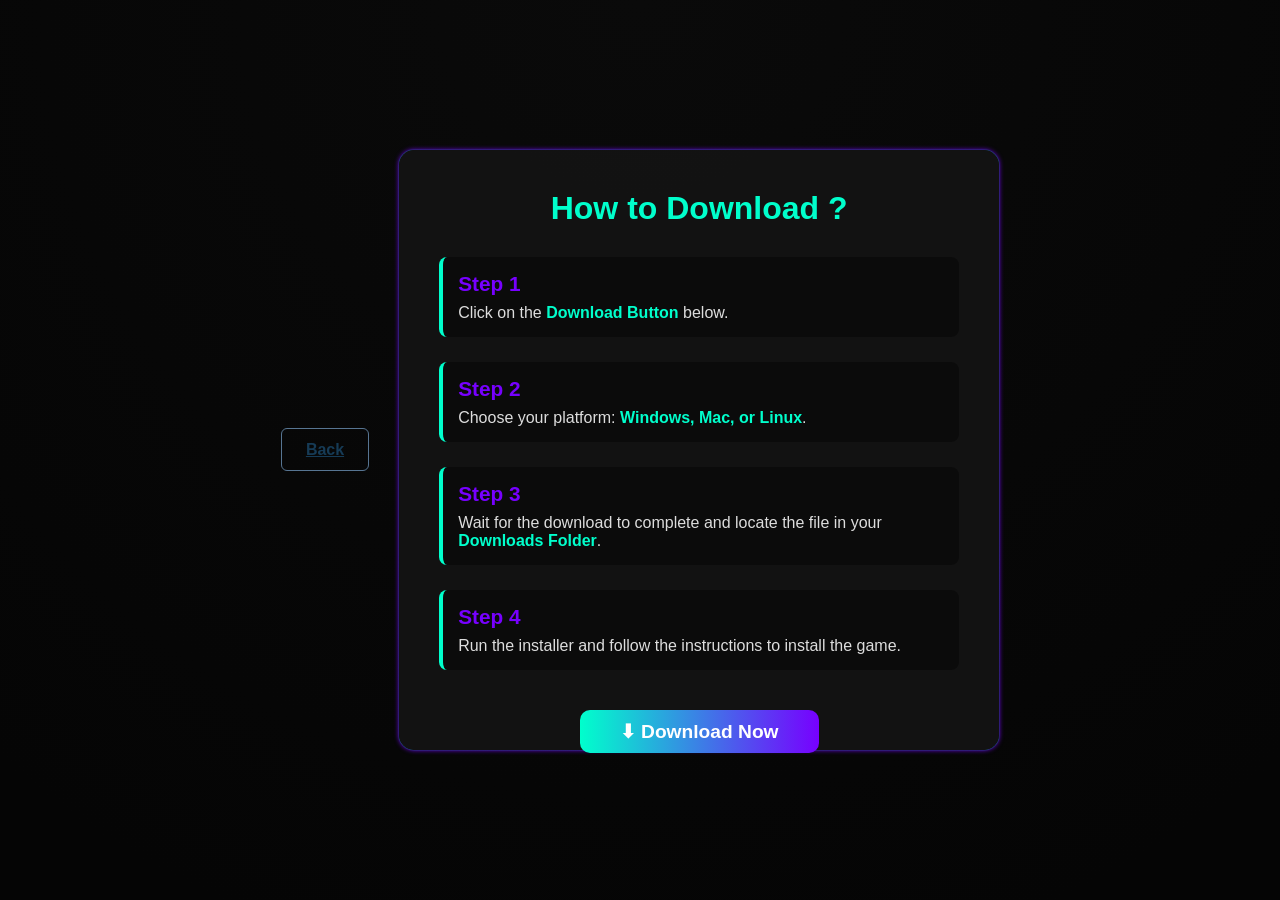
<file: download.html>
<!DOCTYPE html>
<html lang="en">
<head>
  <meta charset="UTF-8">
  <meta name="viewport" content="width=device-width, initial-scale=1.0">
  <title>ByteBlitz - How to Download</title>
  <link rel="stylesheet" href="download.css">
</head>
<body>

<div class="container">
    <a href="./index.html" class="secondary-button">Back<i class="fa-solid fa-right-long"></i></a>
</div>

  <div class="download-container">
    <h1 class="page-title">How to Download ?</h1>
    <div class="steps">
      <div class="step">
        <h2>Step 1</h2>
        <p>Click on the <span class="highlight">Download Button</span> below.</p>
      </div>
      <div class="step">
        <h2>Step 2</h2>
        <p>Choose your platform: <span class="highlight">Windows, Mac, or Linux</span>.</p>
      </div>
      <div class="step">
        <h2>Step 3</h2>
        <p>Wait for the download to complete and locate the file in your <span class="highlight">Downloads Folder</span>.</p>
      </div>
      <div class="step">
        <h2>Step 4</h2>
        <p>Run the installer and follow the instructions to install the game.</p>
      </div>
    </div>
    <a href="./index.html" class="download-btn">⬇ Download Now</a>
  </div>
</body>
</html>
</file>
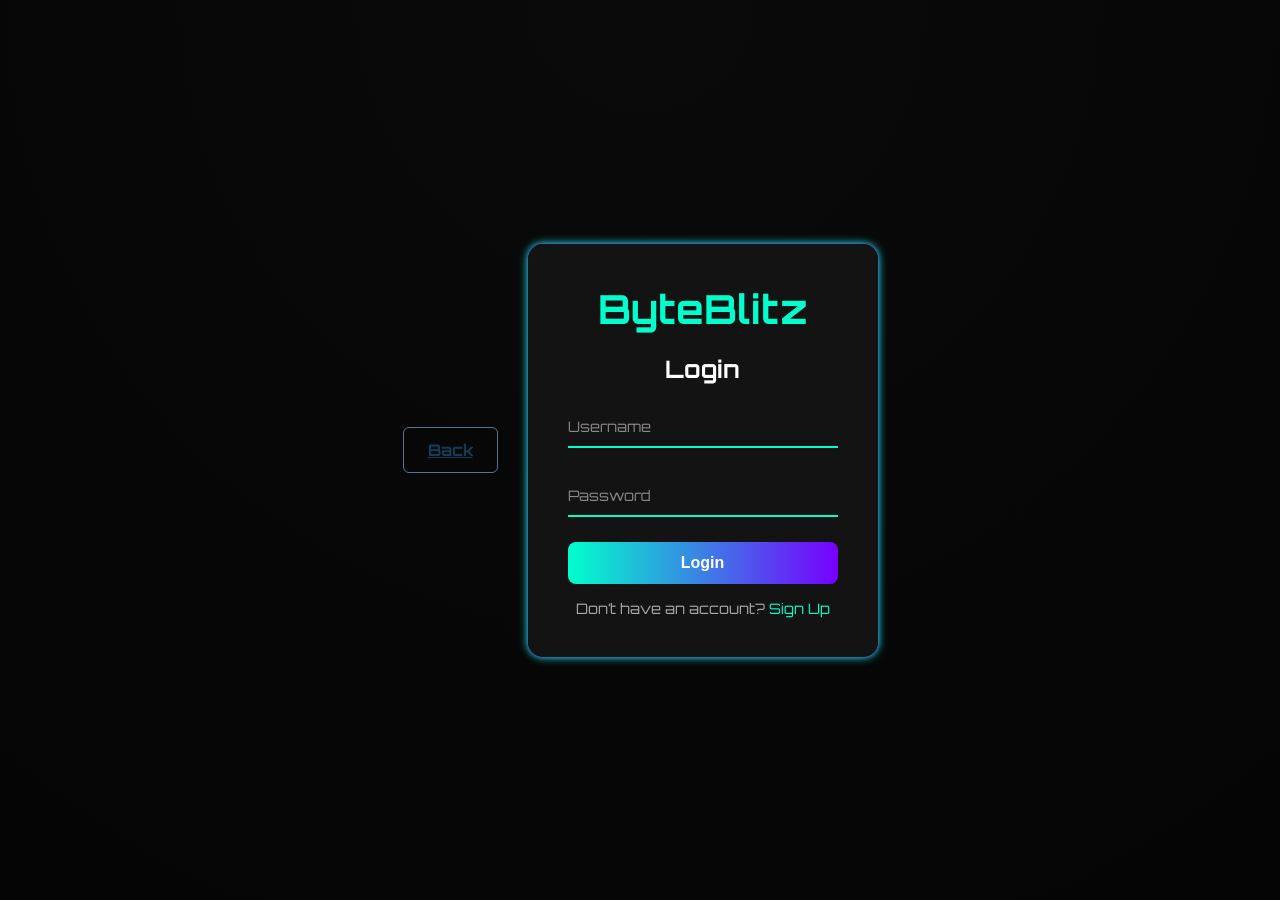
<file: login.html>
<!DOCTYPE html>
<html lang="en">
<head>
  <meta charset="UTF-8">
  <meta name="viewport" content="width=device-width, initial-scale=1.0">
  <title>ByteBlitz - Login</title>
  <link rel="stylesheet" href="./login.css">
</head>
<body>

 <div class="container">
    <a href="./index.html" class="secondary-button">Back<i class="fa-solid fa-right-long"></i></a>
</div>


  <div class="login-container">
    
    <h1 class="logo">ByteBlitz</h1>
    <h2 class="login-title">Login</h2>
    <form class="login-form">
      <div class="input-box">
        <input type="text" required>
        <label>Username</label>
      </div>
      <div class="input-box">
        <input type="password" required>
        <label>Password</label>
      </div>
      <button type="submit" class="login-btn">Login</button>
      <p class="signup-text">Don’t have an account? <a href="./signup.html">Sign Up</a></p>
    </form>
  </div>
  

  
</body>
</html>
</file>
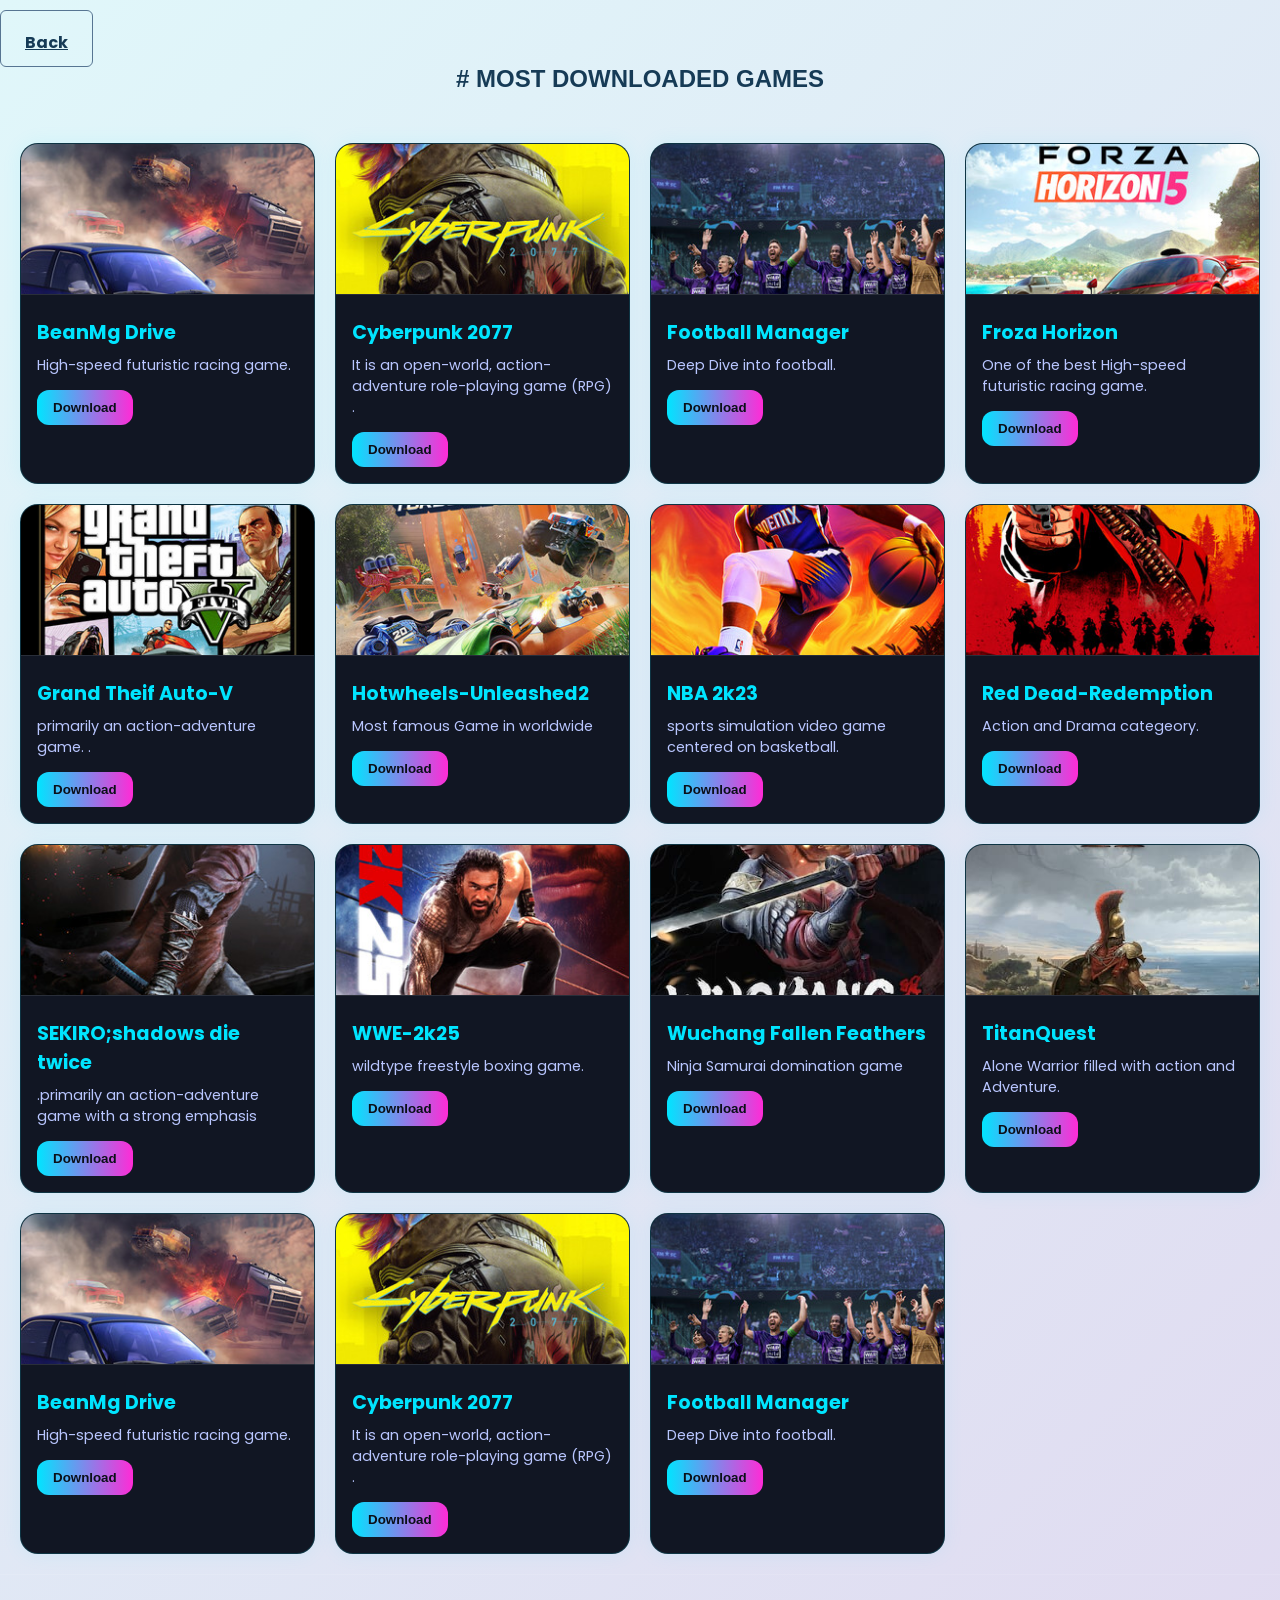
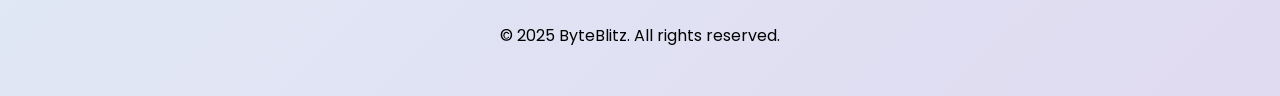
<file: release.html>
<!DOCTYPE html>
<html lang="en">
<head>
    <meta charset="UTF-8">
    <meta name="viewport" content="width=device-width, initial-scale=1.0">
    <title>New Releases</title>
    <link rel="stylesheet" href="./release.css">
</head>
<body>

<div class="container">
    <a href="./index.html" class="secondary-button">Back<i class="fa-solid fa-right-long"></i></a>
</div>
    
<div class="container">
<h2 class="card-header"># MOST DOWNLOADED GAMES</h2>  
<div class="game-grid">
  <!-- Card 1 -->
  <div class="game-card">
    <img src="./divcards/BeanMg.drive.jpg" alt="Game 1">
    <div class="game-info">
      <h3>BeanMg Drive</h3>
      <p>High-speed futuristic racing game.</p>
      <button class="btn-neon">Download</button>
    </div>
  </div>

  <!-- Card 2 -->
  <div class="game-card">
    <img src="./divcards/Cyberpunk 2077.jpg" alt="Game 2">
    <div class="game-info">
      <h3>Cyberpunk 2077</h3>
      <p>It is an open-world, action-adventure role-playing game (RPG) .</p>
      <button class="btn-neon">Download</button>
    </div>
  </div>

  <!-- Card 3 -->
  <div class="game-card">
    <img src="./divcards/football manager.jpg" alt="Game 3">
    <div class="game-info">
      <h3>Football Manager</h3>
      <p>Deep Dive into football.</p>
      <button class="btn-neon">Download</button>
    </div>
  </div>

<!-- card 4 -->
  <div class="game-card">
    <img src="./divcards/froza horizon 5.jpg" alt="Game 1">
    <div class="game-info">
      <h3>Froza Horizon</h3>
      <p>One of the best High-speed futuristic racing game.</p>
      <button class="btn-neon">Download</button>
    </div>
  </div>

  <!-- Card 5 -->
  <div class="game-card">
    <img src="./divcards/gta.jpg" alt="Game 2">
    <div class="game-info">
      <h3>Grand Theif Auto-V</h3>
      <p>primarily an action-adventure game. .</p>
      <button class="btn-neon">Download</button>
    </div>
  </div>


  <!-- Card 6 -->
  <div class="game-card">
    <img src="./divcards/hotwheels unleashed2.jpg" alt="Game 2">
    <div class="game-info">
      <h3>Hotwheels-Unleashed2</h3>
      <p>Most famous Game in worldwide</p>
      <button class="btn-neon">Download</button>
    </div>
  </div>


  <!-- Card 7 -->
  <div class="game-card">
    <img src="./divcards/NBA 2k23.jpg" alt="Game 2">
    <div class="game-info">
      <h3>NBA 2k23</h3>
      <p>sports simulation video game centered on basketball.</p>
      <button class="btn-neon">Download</button>
    </div>
  </div>

<!-- Card 8 -->
  <div class="game-card">
    <img src="./divcards/red dead redemption 2.jpg" alt="Game 2">
    <div class="game-info">
      <h3>Red Dead-Redemption</h3>
      <p>Action and Drama categeory.</p>
      <button class="btn-neon">Download</button>
    </div>
  </div>


<!-- Card 9 -->
  <div class="game-card">
    <img src="./divcards/sekiro;shadows die twice.jpg" alt="Game 2">
    <div class="game-info">
      <h3>SEKIRO;shadows die twice</h3>
      <p>.primarily an action-adventure game with a strong emphasis</p>
      <button class="btn-neon">Download</button>
    </div>
  </div>

<!-- Card 10 -->
  <div class="game-card">
    <img src="./divcards/wwe2k25.jpg" alt="Game 2">
    <div class="game-info">
      <h3>WWE-2k25</h3>
      <p>wildtype freestyle boxing game.</p>
      <button class="btn-neon">Download</button>
    </div>
  </div>


<!-- Card 11-->
  <div class="game-card">
    <img src="./divcards/asset 12.jpeg" alt="Game 2">
    <div class="game-info">
      <h3>Wuchang Fallen Feathers</h3>
      <p>Ninja Samurai domination game</p>
      <button class="btn-neon">Download</button>
    </div>
  </div>

  <!-- Card 12-->
  <div class="game-card">
    <img src="./divcards/asset 13.jpeg" alt="Game 2">
    <div class="game-info">
      <h3>TitanQuest</h3>
      <p>Alone Warrior filled with action and Adventure.</p>
      <button class="btn-neon">Download</button>
    </div>
  </div>

   <!-- Card 1 -->
  <div class="game-card">
    <img src="./divcards/BeanMg.drive.jpg" alt="Game 1">
    <div class="game-info">
      <h3>BeanMg Drive</h3>
      <p>High-speed futuristic racing game.</p>
      <button class="btn-neon">Download</button>
    </div>
  </div>

  <!-- Card 2 -->
  <div class="game-card">
    <img src="./divcards/Cyberpunk 2077.jpg" alt="Game 2">
    <div class="game-info">
      <h3>Cyberpunk 2077</h3>
      <p>It is an open-world, action-adventure role-playing game (RPG) .</p>
      <button class="btn-neon">Download</button>
    </div>
  </div>

  <!-- Card 3 -->
  <div class="game-card">
    <img src="./divcards/football manager.jpg" alt="Game 3">
    <div class="game-info">
      <h3>Football Manager</h3>
      <p>Deep Dive into football.</p>
      <button class="btn-neon">Download</button>
    </div>
  </div>


</div>


<!-- Footer -->
<footer>
    <p>&copy; 2025 ByteBlitz. All rights reserved.</p>
    <div class="social-links">
      <a href="#"><i class="fa-brands fa-github"></i></a>
      <a href="https://www.instagram.com/omkarshirure29_?igsh=a2s4M2ZkZXd1aTlq"><i class="fa-brands fa-instagram"></i></a>
      <a href="https://www.facebook.com/profile.php?id=100080000097412"><i class="fa-brands fa-facebook"></i></a>
      <a href="https://www.linkedin.com/in/omkar-shirure-675540377/"><i class="fa-brands fa-linkedin"></i></a>
      <a href="https://wa.link/ym1tp5"><i class="fa-brands fa-whatsapp"></i></a>    
</footer>
</body>
</html>
</file>
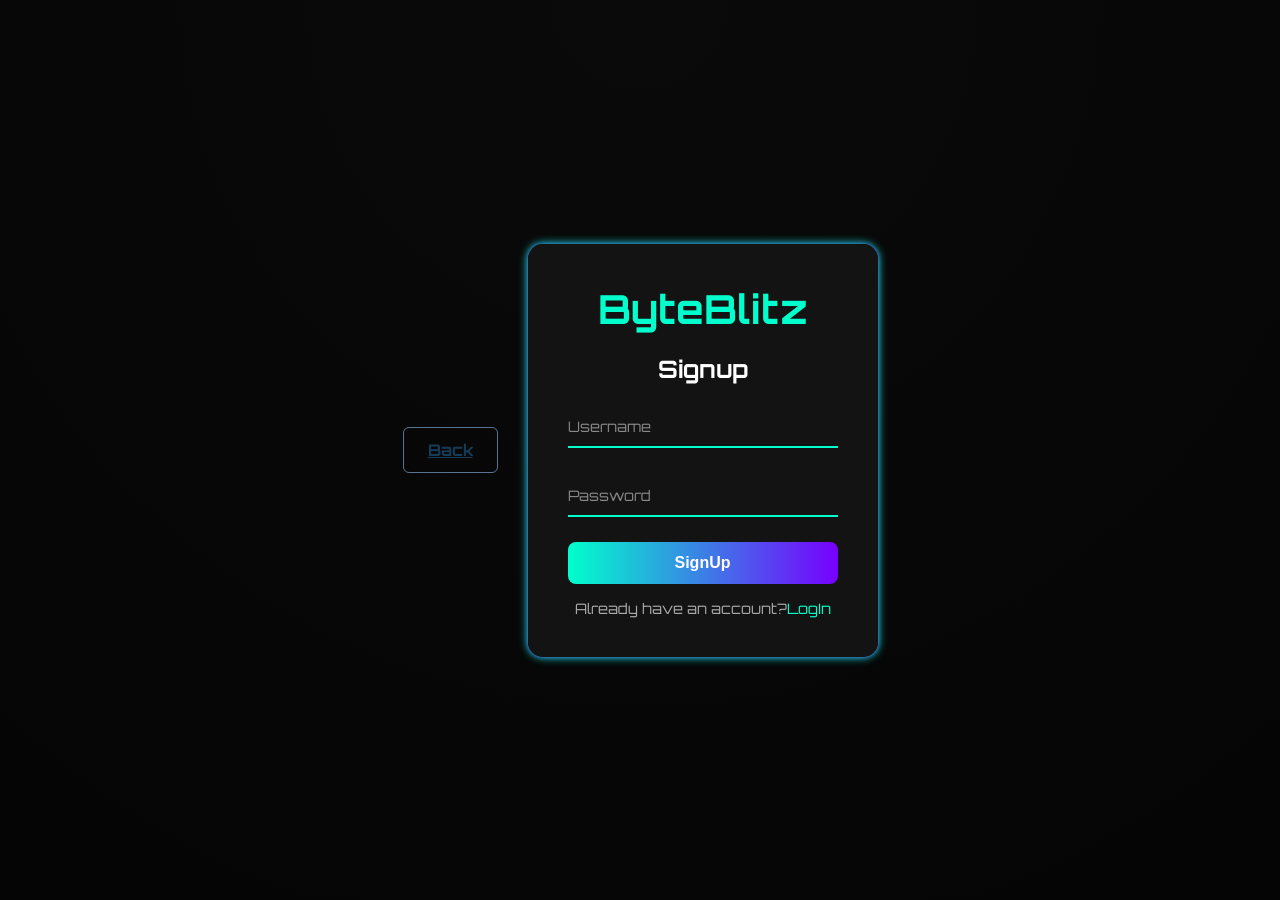
<file: signup.html>
<!DOCTYPE html>
<html lang="en">
<head>
  <meta charset="UTF-8">
  <meta name="viewport" content="width=device-width, initial-scale=1.0">
  <title>ByteBlitz - SignUp</title>
  <link rel="stylesheet" href="./signup.css">
</head>
<body>

<div class="container">
    <a href="./login.html" class="secondary-button">Back<i class="fa-solid fa-right-long"></i></a>
</div>

  <div class="login-container">
    
    <h1 class="logo">ByteBlitz</h1>
    <h2 class="login-title">Signup</h2>
    <form class="login-form">
      <div class="input-box">
        <input type="text" required>
        <label>Username</label>
      </div>
      <div class="input-box">
        <input type="password" required>
        <label>Password</label>
      </div>
      <button type="submit" class="login-btn">SignUp</button>
      <p class="signup-text">Already have an account?<a href="./login.html">LogIn</a></p>
    </form>
  </div>



  
</body>
</html>
</file>
<file: download.css>
/* @import url('https://fonts.googleapis.com/css2?family=Orbitron:wght@500&display=swap'); */

* {
  margin: 0;
  padding: 0;
  box-sizing: border-box;
}

:root{
    --primary-text-color: #163b56;
    --secondary-text-color: #577592;
    --accent-color: #2294ed;
    --accent-color-dark: #1d69a3;
    --padding-inline-section: 20px;
}

body {
  font-family: 'Gill Sans', 'Gill Sans MT', Calibri, 'Trebuchet MS', sans-serif;
  background: radial-gradient(circle at top, #0a0a0a, #050505 90%);
  color: #fff;
  display: flex;
  justify-content: center;
  align-items: center;
  min-height: 100vh;
  padding: 20px;
  animation: gradientMove 12s ease infinite;
}



.download-container {
  background: rgba(20, 20, 20, 0.95);
  padding: 40px;
  border-radius: 15px;
  box-shadow: 0 0 1px #00ffcc, 0 0 5px #7700ff;
  max-width: 600px;
  width: 50%;
  text-align: center;
  height: 600px;
}

.page-title {
  font-size: 2rem;
  color: #00ffcc;
  /* text-shadow: 0 0 1px #00ffcc, 0 0 20px #7700ff; */
  margin-bottom: 30px;
  font-family: 'Gill Sans', 'Gill Sans MT', Calibri, 'Trebuchet MS', sans-serif;
}

.steps {
  text-align: left;
  margin-bottom: 40px;
}

.step {
  margin-bottom: 25px;
  padding: 15px;
  border-left: 4px solid #00ffcc;
  background: rgba(0, 0, 0, 0.4);
  border-radius: 8px;
  transition: 0.3s;
}

.step:hover {
  background: rgba(0, 255, 204, 0.1);
  transform: translateX(5px);
  box-shadow: 0 0 15px #7700ff;
}

.step h2 {
  font-size: 1.3rem;
  margin-bottom: 8px;
  color: #7700ff;
}

.step p {
  font-size: 1rem;
  color: #ddd;
}

.highlight {
  color: #00ffcc;
  font-weight: bold;
}

.download-btn {
  display: inline-block;
  padding: 10px 40px;
  font-size: 1.2rem;
  font-weight: bold;
  color: #fff;
  text-decoration: none;
  border-radius: 10px;
  background: linear-gradient(90deg, #00ffcc, #7700ff);
  /* box-shadow: 0 0 2px #00ffcc, 0 0 40px #7700ff; */
  transition: 0.3s;
}

.download-btn:hover {
  transform: scale(1.05);
  box-shadow: 0 0 3px #00ffcc, 0 0 60px #7700ff;
}


.secondary-button{
    border: 0.5px solid var(--secondary-text-color);
    border-radius: 6px;
    font-weight: 700;
    color: var(--primary-text-color) !important;
    padding: 12px 24px;
    transition: 0.2s ease-out;
    margin-right: 30px;
}

.secondary-button:hover{
    border-color: var(--accent-color);
    color: var(--accent-color) !important;
}




/* -------------------- MOBILE MEDIA QUERY -------------------- */
@media only screen and (max-width: 768px) {

  body {
      padding: 10px;
  }

  .download-container {
      width: 80%;
      height: auto; /* allow it to adjust based on content */
      padding: 30px;
  }

  .page-title {
      font-size: 1.8rem;
      margin-bottom: 20px;
  }

  .step {
      padding: 12px;
      margin-bottom: 20px;
  }

  .step h2 {
      font-size: 1.2rem;
  }

  .step p {
      font-size: 0.95rem;
  }

  .download-btn {
      font-size: 1rem;
      padding: 10px 30px;
  }

  .secondary-button {
      padding: 10px 20px;
      margin-right: 0;
      font-size: 0.95rem;
  }
}

/* -------------------- ULTRA-MOBILE (<480px) -------------------- */
@media only screen and (max-width:768px) {

  .download-container {
      width: 95%;
      padding: 20px;
  }

  .page-title {
      font-size: 1.5rem;
  }

  .step {
      padding: 10px;
      margin-bottom: 15px;
  }

  .step h2 {
      font-size: 1.1rem;
  }

  .step p {
      font-size: 0.9rem;
  }

  .download-btn {
      font-size: 0.95rem;
      padding: 8px 25px;
  }

  .secondary-button {
      padding: 8px 16px;
      font-size: 0.85rem;
  }
}
</file>
<file: login.css>
/* Import cool gaming font */
@import url('https://fonts.googleapis.com/css2?family=Orbitron:wght@500&display=swap');

* {
  margin: 0;
  padding: 0;
  box-sizing: border-box;
}

:root{
    --primary-text-color: #163b56;
    --secondary-text-color: #577592;
    --accent-color: #2294ed;
    --accent-color-dark: #1d69a3;
    --padding-inline-section: 20px;
}

body {
  font-family: 'Orbitron', sans-serif;
  background: radial-gradient(circle at top, #0a0a0a, #050505 90%);
  color: #fff;
  display: flex;
  justify-content: center;
  align-items: center;
  height: 100vh;
}





.login-container {
  background: rgba(20, 20, 20, 0.9);
  padding: 40px;
  border-radius: 15px;
  box-shadow: 0 0 10px #00ffcc, 0 0 5px #7700ff;
  text-align: center;
  width: 350px;
}

.logo {
  font-size: 2.5rem;
  color: #00ffcc;
  /* text-shadow: 0 0 10px #00ffcc, 0 0 20px #7700ff; */
  margin-bottom: 20px;
}

.login-title {
  margin-bottom: 20px;
  font-size: 1.5rem;
  color: #fff;
}

.login-form .input-box {
  position: relative;
  margin-bottom: 25px;
}

.input-box input {
  width: 100%;
  padding: 12px;
  border: none;
  border-bottom: 2px solid #00ffcc;
  background: transparent;
  outline: none;
  font-size: 1rem;
  color: #fff;
  transition: 0.3s;
}

.input-box label {
  position: absolute;
  left: 0;
  top: 50%;
  transform: translateY(-50%);
  color: #888;
  font-size: 0.9rem;
  pointer-events: none;
  transition: 0.3s;
}

.input-box input:focus,
.input-box input:valid {
  border-bottom: 2px solid #7700ff;
}

.input-box input:focus ~ label,
.input-box input:valid ~ label {
  top: -10px;
  font-size: 0.75rem;
  color: #00ffcc;
}

.login-btn {
  width: 100%;
  padding: 12px;
  background: linear-gradient(90deg, #00ffcc, #7700ff);
  border: none;
  border-radius: 8px;
  font-size: 1rem;
  font-weight: bold;
  color: #fff;
  cursor: pointer;
  transition: 0.3s;
}

.login-btn:hover {
  box-shadow: 0 0 20px #00ffcc, 0 0 40px #7700ff;
  transform: scale(1.05);
}

.signup-text {
  margin-top: 15px;
  font-size: 0.9rem;
  color: #aaa;
}

.signup-text a {
  color: #00ffcc;
  text-decoration: none;
  transition: 0.3s;
}

.signup-text a:hover {
  color: #7700ff;
}


.secondary-button{
    border: 0.5px solid var(--secondary-text-color);
    border-radius: 6px;
    font-weight: 700;
    color: var(--primary-text-color) !important;
    padding: 12px 24px;
    transition: 0.2s ease-out;
    margin-right: 30px;
}

.secondary-button:hover{
    border-color: var(--accent-color);
    color: var(--accent-color) !important;
}

@media only screen and (max-width: 786px) {

  body {
      display: flex;
      flex-direction: column;
      align-items: center;
      padding: 10px;
  }

  /* Move Back button below the container */
  .container {
      width: 100%;
      text-align: center;
      margin-top: 15px; /* space above the button */
      order: 1; /* position after the login container */
  }

  .login-container {
      width: 90%;
      padding: 30px;
      margin-top: 20px;
      order: 0; /* ensure container comes first */
  }

  .logo {
      font-size: 2rem;
  }

  .login-title {
      font-size: 1.3rem;
      margin-bottom: 15px;
  }

  .input-box input {
      padding: 10px;
      font-size: 0.95rem;
  }

  .input-box label {
      font-size: 0.8rem;
  }

  .login-btn {
      padding: 10px;
      font-size: 0.95rem;
  }

  .signup-text {
      font-size: 0.85rem;
  }

  .secondary-button {
      padding: 10px 20px;
      font-size: 0.95rem;
      margin-right: 0; /* center under container */
  }
}
</file>
<file: release.css>
@import url('https://fonts.googleapis.com/css2?family=Poppins:wght@400;700&family=Roboto:ital,wght@0,100..900;1,100..900&display=swap');
@import url('https://fonts.googleapis.com/css2?family=Orbitron:wght@500&display=swap');



body {
  margin: 0;
  font-family: 'Poppins', sans-serif;
  background: linear-gradient(135deg, #e0f7fa, #e1bee7, #fff9c4);
  background-size: 400% 400%;
  animation: gradientMove 12s ease infinite;
  color: #000; /*text*/
}

:root{
    --primary-text-color: #163b56;
    --secondary-text-color: #577592;
    --accent-color: #2294ed;
    --accent-color-dark: #1d69a3;
    --padding-inline-section: 20px;
}

@keyframes gradientMove {
  0% { background-position: 0% 50%; }
  50% { background-position: 100% 50%; }
  100% { background-position: 0% 50%; }
}


.card-header{
    text-align: center;
    color: var(--primary-text-color);
    font-family: Impact, Haettenschweiler, 'Arial Narrow Bold', sans-serif;
    margin-top: 40px;
}

/* Grid Layout */
.game-grid {
  display: grid;
  grid-template-columns: repeat(auto-fit, minmax(240px, 1fr));
  gap: 20px;
  padding: 20px;
  margin-top: 30px;
}

/* Game Card */
.game-card {
  position: relative;
  background: #111623;              /* solid dark background */
  border: 1px solid rgba(0,229,255,.15);
  border-radius: 18px;
  overflow: hidden;
  box-shadow: 0 0 20px rgba(0,229,255,.08);
  transform: translateY(0);
  transition: transform .3s ease, box-shadow .3s ease;
}
.game-card:hover {
  transform: translateY(-10px) scale(1.02);
  box-shadow: 
    0 0 25px rgba(0,229,255,.4), 
    0 0 35px rgba(255,43,214,.4);
}

/* Game Image */
.game-card img {
  width: 100%;
  height: 150px;
  object-fit: cover;
  border-bottom: 1px solid rgba(255,255,255,.1);
  transition: transform .4s ease;
}
.game-card:hover img {
  transform: scale(1.05);
}

/* Game Info */
.game-info {
  padding: 16px;
}
.game-info h3 {
  margin: 0;
  font-size: 1.2rem;
  color: #00e5ff;
  /* text-shadow: 0 0 6px #00e5ff; */
}
.game-info p {
  font-size: 0.9rem;
  color: #b9c6ff;
  margin: 8px 0 14px;
}

.card-header{
    text-align: center;
    color: var(--primary-text-color);
    font-family: Impact, Haettenschweiler, 'Arial Narrow Bold', sans-serif;
    margin-top: 40px;
}

/* Neon Button */
.btn-neon {
  background: linear-gradient(90deg, #00e5ff, #ff2bd6);
  color: #0b0f18;
  border: none;
  padding: 10px 16px;
  border-radius: 12px;
  font-weight: 700;
  cursor: pointer;
  /* box-shadow: 0 0 12px #00e5ff, 0 0 16px #ff2bd6; */
  transition: transform .2s ease, filter .2s ease;
}
.btn-neon:hover {
  transform: scale(1.05);
  filter: brightness(1.2);
}


.secondary-button{
    border: 0.5px solid var(--secondary-text-color);
    border-radius: 6px;
    font-weight: 700;
    color: var(--primary-text-color) !important;
    padding: 12px 24px;
    transition: 0.2s ease-out;
    margin-right: 30px;
    margin-top: 20px;
    padding-top: 20px;
    position: relative;
    top: 30px;
}

.secondary-button:hover{
    border-color: var(--accent-color);
    color: var(--accent-color) !important;
}



/* footer */
footer{
  position: relative;
  background:var(--darker-bg);
  padding:2rem 5%;
  text-align: center;
  border-top:1px solid rgba(255,255,255,.1)
}


@media only screen and (max-width: 768px) {
  .game-grid {
    grid-template-columns: repeat(2, 1fr);
      gap: 15px;
      padding: 10px;
  }
  .game-card img {
      height: auto;
  }
  .game-info h3 {
      font-size: 16px;
  }
  .game-info p {
      font-size: 14px;
  }
  .btn-neon {
      font-size: 12px;
      padding: 6px 12px;
  }
}
</file>
<file: signup.css>
/* Import cool gaming font */
@import url('https://fonts.googleapis.com/css2?family=Orbitron:wght@500&display=swap');

* {
  margin: 0;
  padding: 0;
  box-sizing: border-box;
}

:root{
    --primary-text-color: #163b56;
    --secondary-text-color: #577592;
    --accent-color: #2294ed;
    --accent-color-dark: #1d69a3;
    --padding-inline-section: 20px;
}

body {
  font-family: 'Orbitron', sans-serif;
  background: radial-gradient(circle at top, #0a0a0a, #050505 90%);
  color: #fff;
  display: flex;
  justify-content: center;
  align-items: center;
  height: 100vh;
}





.login-container {
  background: rgba(20, 20, 20, 0.9);
  padding: 40px;
  border-radius: 15px;
  box-shadow: 0 0 10px #00ffcc, 0 0 5px #7700ff;
  text-align: center;
  width: 350px;
}

.logo {
  font-size: 2.5rem;
  color: #00ffcc;
  /* text-shadow: 0 0 10px #00ffcc, 0 0 20px #7700ff; */
  margin-bottom: 20px;
}

.login-title {
  margin-bottom: 20px;
  font-size: 1.5rem;
  color: #fff;
}

.login-form .input-box {
  position: relative;
  margin-bottom: 25px;
}

.input-box input {
  width: 100%;
  padding: 12px;
  border: none;
  border-bottom: 2px solid #00ffcc;
  background: transparent;
  outline: none;
  font-size: 1rem;
  color: #fff;
  transition: 0.3s;
}

.input-box label {
  position: absolute;
  left: 0;
  top: 50%;
  transform: translateY(-50%);
  color: #888;
  font-size: 0.9rem;
  pointer-events: none;
  transition: 0.3s;
}

.input-box input:focus,
.input-box input:valid {
  border-bottom: 2px solid #7700ff;
}

.input-box input:focus ~ label,
.input-box input:valid ~ label {
  top: -10px;
  font-size: 0.75rem;
  color: #00ffcc;
}

.login-btn {
  width: 100%;
  padding: 12px;
  background: linear-gradient(90deg, #00ffcc, #7700ff);
  border: none;
  border-radius: 8px;
  font-size: 1rem;
  font-weight: bold;
  color: #fff;
  cursor: pointer;
  transition: 0.3s;
}

.login-btn:hover {
  box-shadow: 0 0 20px #00ffcc, 0 0 40px #7700ff;
  transform: scale(1.05);
}

.signup-text {
  margin-top: 15px;
  font-size: 0.9rem;
  color: #aaa;
}

.signup-text a {
  color: #00ffcc;
  text-decoration: none;
  transition: 0.3s;
}

.signup-text a:hover {
  color: #7700ff;
}

.secondary-button{
    border: 0.5px solid var(--secondary-text-color);
    border-radius: 6px;
    font-weight: 700;
    color: var(--primary-text-color) !important;
    padding: 12px 24px;
    transition: 0.2s ease-out;
    margin-right: 30px;
}

.secondary-button:hover{
    border-color: var(--accent-color);
    color: var(--accent-color) !important;
}

@media only screen and (max-width: 786px) {

  body {
      display: flex;
      flex-direction: column;
      align-items: center;
      padding: 10px;
  }

  /* Move Back button below the container */
  .container {
      width: 100%;
      text-align: center;
      margin-top: 15px; /* space above the button */
      order: 1; /* position after the login container */
  }

  .login-container {
      width: 90%;
      padding: 30px;
      margin-top: 20px;
      order: 0; /* ensure container comes first */
  }

  .logo {
      font-size: 2rem;
  }

  .login-title {
      font-size: 1.3rem;
      margin-bottom: 15px;
  }

  .input-box input {
      padding: 10px;
      font-size: 0.95rem;
  }

  .input-box label {
      font-size: 0.8rem;
  }

  .login-btn {
      padding: 10px;
      font-size: 0.95rem;
  }

  .signup-text {
      font-size: 0.85rem;
  }

  .secondary-button {
      padding: 10px 20px;
      font-size: 0.95rem;
      margin-right: 0; /* center under container */
  }
}
</file>
